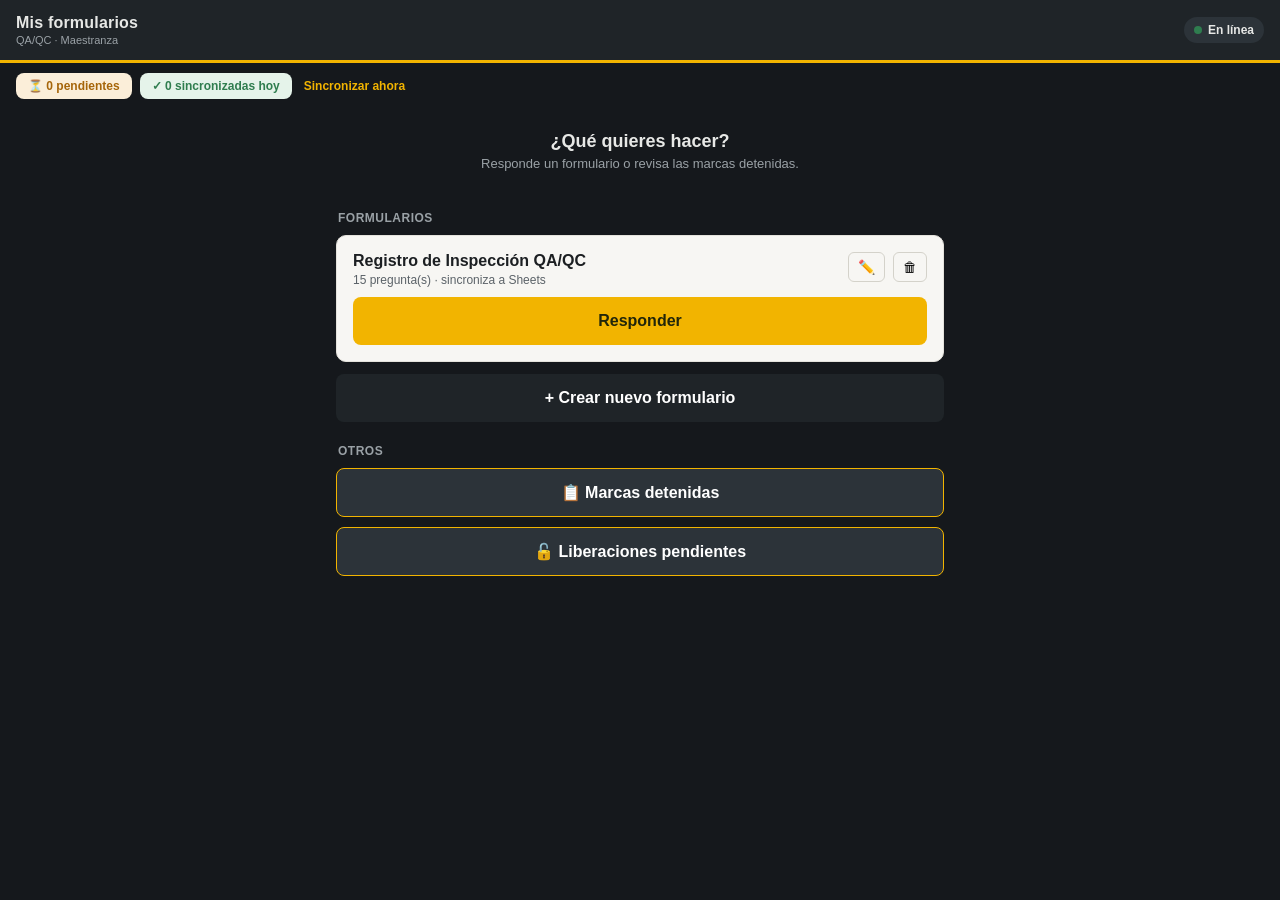
<file: index.html>
<!DOCTYPE html>
<html lang="es">
<head>
<meta charset="UTF-8">
<meta name="viewport" content="width=device-width, initial-scale=1.0, maximum-scale=1.0, viewport-fit=cover">
<meta name="mobile-web-app-capable" content="yes">
<meta name="apple-mobile-web-app-capable" content="yes">
<meta name="apple-mobile-web-app-status-bar-style" content="black-translucent">
<meta name="theme-color" content="#1f2428">
<title>Registro de Inspección · QA/QC</title>
<style>
  :root{
    --steel-900:#15181c; --steel-800:#1f2428; --steel-700:#2c3339; --steel-200:#e7e8e6;
    --paper:#f7f6f3; --ink:#1c1f22; --ink-soft:#5b6268;
    --hazard:#f2b400; --hazard-dark:#a67900;
    --ok:#2f7d4f; --ok-bg:#e5f3ea; --pending:#a6650a; --pending-bg:#fbeed9; --err:#b23b3b; --err-bg:#fbe7e7;
    --radius:10px;
    font-family: -apple-system, BlinkMacSystemFont, "Segoe UI", Roboto, "Helvetica Neue", Arial, sans-serif;
  }
  *{box-sizing:border-box; -webkit-tap-highlight-color:transparent;}
  html,body{margin:0;padding:0;background:var(--steel-900);color:var(--ink);}
  body{padding-bottom:calc(80px + env(safe-area-inset-bottom));}

  .topbar{position:sticky; top:0; z-index:20; background:var(--steel-800); color:var(--steel-200); padding:calc(14px + env(safe-area-inset-top)) 16px 14px 16px; display:flex; align-items:center; justify-content:space-between; border-bottom:3px solid var(--hazard);}
  .topbar-left{display:flex; align-items:center; gap:8px;}
  .topbar h1{font-size:16px; margin:0; font-weight:700; letter-spacing:.2px;}
  .topbar .sub{font-size:11px; color:#9aa1a6; margin-top:2px;}
  .status-pill{display:flex; align-items:center; gap:6px; font-size:12px; font-weight:600; padding:6px 10px; border-radius:999px; background:var(--steel-700); white-space:nowrap;}
  .dot{width:8px;height:8px;border-radius:50%;background:var(--ok);}
  .dot.off{background:var(--err);}
  .icon-btn{background:none;border:none;color:var(--steel-200);font-size:20px;cursor:pointer;padding:6px;line-height:1;}

  .ticker{display:flex; gap:8px; padding:10px 16px; background:var(--steel-900); overflow-x:auto;}
  .ticker .chip{flex:0 0 auto; font-size:12px; font-weight:600; color:var(--steel-900); background:var(--steel-200); padding:6px 12px; border-radius:8px; display:flex; align-items:center; gap:6px;}
  .ticker .chip.pending{background:var(--pending-bg); color:var(--pending);}
  .ticker .chip.synced{background:var(--ok-bg); color:var(--ok);}
  .ticker button.linklike{border:none;background:none;color:var(--hazard);font-weight:700;font-size:12px;cursor:pointer;padding:6px 4px;}

  .tabs{display:flex; background:var(--paper); border-bottom:1px solid #ddd;}
  .tab{flex:1; text-align:center; padding:12px 8px; font-size:13px; font-weight:700; color:var(--ink-soft); cursor:pointer; border-bottom:3px solid transparent;}
  .tab.active{color:var(--ink); border-bottom-color:var(--hazard);}

  main{max-width:640px; margin:0 auto; padding:16px;}
  .card{background:var(--paper); border-radius:var(--radius); padding:18px; margin-bottom:14px; box-shadow:0 1px 2px rgba(0,0,0,.06); border:1px solid #e4e2dc;}
  .card h2{font-size:14px; text-transform:uppercase; letter-spacing:.5px; color:var(--ink-soft); margin:0 0 14px 0;}

  label{display:block; font-size:13px; font-weight:700; margin-bottom:5px; margin-top:14px;}
  .field-block:first-child label{margin-top:0;}
  label .opt{font-weight:400; color:var(--ink-soft); font-size:11px;}
  input[type=text], input[type=number], input[type=date], select, textarea{
    width:100%; padding:12px; font-size:16px; border-radius:8px; border:1.5px solid #d4d2ca; background:#fff; color:var(--ink); font-family:inherit; min-height:46px;
  }
  input:focus, select:focus, textarea:focus{outline:none; border-color:var(--hazard-dark); box-shadow:0 0 0 3px rgba(242,180,0,.25);}
  textarea{min-height:80px; resize:vertical;}
  select{
    appearance:none; -webkit-appearance:none; -moz-appearance:none;
    background-image:url("data:image/svg+xml;charset=UTF-8,%3Csvg xmlns='http://www.w3.org/2000/svg' viewBox='0 0 24 24' fill='none' stroke='%235b6268' stroke-width='2.5'%3E%3Cpath d='M6 9l6 6 6-6'/%3E%3C/svg%3E");
    background-repeat:no-repeat; background-position:right 12px center; background-size:18px; padding-right:38px;
  }

  .opt-search{margin-bottom:10px;}
  .opt-group{margin-top:12px;}
  .opt-group summary{cursor:pointer; font-weight:700; font-size:13px; padding:8px 0; color:var(--ink); list-style:none; display:flex; justify-content:space-between; align-items:center;}
  .opt-group summary::-webkit-details-marker{display:none;}
  .opt-group summary .count{font-size:11px; background:var(--steel-200); padding:2px 8px; border-radius:999px; color:var(--ink-soft);}
  .opt-grid{display:grid; grid-template-columns:1fr 1fr; gap:2px 12px; padding:6px 0 4px;}
  @media (max-width:480px){.opt-grid{grid-template-columns:1fr;}}
  .opt-item{display:flex; align-items:center; gap:10px; padding:9px 4px; font-size:15px; min-height:40px;}
  .opt-item input{width:20px; height:20px; flex:0 0 auto;}

  .btn{display:inline-flex; align-items:center; justify-content:center; gap:8px; padding:14px 18px; border-radius:8px; font-size:16px; font-weight:700; border:none; cursor:pointer; width:100%; min-height:48px; touch-action:manipulation;}
  .btn-primary{background:var(--hazard); color:#22260a;}
  .btn-primary:active{background:var(--hazard-dark);}
  .btn-secondary{background:var(--steel-800); color:#fff;}
  .btn-ghost{background:none; border:1.5px solid #d4d2ca; color:var(--ink);}
  .btn-outline-light{background:var(--steel-700); border:1.5px solid var(--hazard); color:#fff;}
  .btn-danger{background:none; border:1.5px solid var(--err); color:var(--err);}
  .btn-warn{background:var(--err); color:#fff;}
  .btn-row{display:flex; gap:10px; margin-top:16px;}
  .btn-row .btn{width:auto; flex:1;}

  .field-err{border-color:var(--err) !important; animation:pulseErr 1.1s ease-in-out 3;}
  @keyframes pulseErr{
    0%,100%{ box-shadow:0 0 0 0 rgba(178,59,59,.55); }
    50%{ box-shadow:0 0 0 7px rgba(178,59,59,0); }
  }
  .block-err{ animation:pulseErrBlock 1.1s ease-in-out 3; border-radius:10px; }
  @keyframes pulseErrBlock{
    0%,100%{ box-shadow:0 0 0 0 rgba(178,59,59,.45); }
    50%{ box-shadow:0 0 0 8px rgba(178,59,59,0); }
  }

  .rec{background:var(--paper); border:1px solid #e4e2dc; border-radius:var(--radius); padding:14px; margin-bottom:10px;}
  .rec-top{display:flex; justify-content:space-between; align-items:flex-start; gap:10px;}
  .rec-title{font-weight:700; font-size:14px;}
  .rec-sub{font-size:12px; color:var(--ink-soft); margin-top:2px;}
  .badge{font-size:11px; font-weight:700; padding:4px 9px; border-radius:999px; white-space:nowrap;}
  .badge.pending{background:var(--pending-bg); color:var(--pending);}
  .badge.synced{background:var(--ok-bg); color:var(--ok);}
  .badge.error{background:var(--err-bg); color:var(--err);}
  .rec-actions{display:flex; gap:8px; margin-top:10px; flex-wrap:wrap;}
  .rec-actions button{font-size:12px; font-weight:700; padding:6px 10px; border-radius:6px; border:1px solid #d4d2ca; background:#fff; cursor:pointer;}
  .rec-detail{margin-top:10px; padding-top:10px; border-top:1px dashed #d4d2ca; font-size:13px; display:none;}
  .rec-detail.show{display:block;}
  .rec-detail div{margin-bottom:5px;}
  .rec-detail b{color:var(--ink-soft); font-weight:600;}
  .empty{text-align:center; color:#9aa1a6; padding:40px 20px; font-size:14px;}

  .form-card{background:var(--paper); border:1px solid #e4e2dc; border-radius:var(--radius); padding:16px; margin-bottom:12px;}
  .form-card-top{display:flex; justify-content:space-between; align-items:flex-start; gap:10px; margin-bottom:10px;}
  .form-card h3{margin:0; font-size:16px;}
  .form-card .meta{font-size:12px; color:var(--ink-soft); margin-top:3px;}
  .form-card-actions{display:flex; gap:8px;}
  .form-card-actions button{background:none; border:1px solid #d4d2ca; border-radius:6px; padding:6px 9px; cursor:pointer; font-size:14px;}
  .home-hero{color:var(--steel-200); padding:6px 2px 18px; text-align:center;}
  .home-hero h2{font-size:18px; margin:0 0 4px;}
  .home-hero p{font-size:13px; color:#9aa1a6; margin:0;}
  .home-section-title{color:#9aa1a6; font-size:12px; font-weight:700; text-transform:uppercase; letter-spacing:.5px; margin:22px 2px 10px;}

  .toast{position:fixed; left:50%; bottom:24px; transform:translateX(-50%); background:var(--steel-900); color:#fff; padding:12px 20px; border-radius:999px; font-size:13px; font-weight:600; box-shadow:0 4px 14px rgba(0,0,0,.3); opacity:0; pointer-events:none; transition:opacity .25s ease, transform .25s ease; z-index:50; max-width:90%; text-align:center;}
  .toast.show{opacity:1; transform:translateX(-50%) translateY(-4px);}

  .modal-backdrop{position:fixed; inset:0; background:rgba(0,0,0,.5); display:none; align-items:flex-end; justify-content:center; z-index:40;}
  .modal-backdrop.show{display:flex;}
  .modal{background:var(--paper); width:100%; max-width:640px; border-radius:16px 16px 0 0; padding:20px; max-height:88vh; overflow-y:auto;}
  @media (min-width:640px){.modal-backdrop{align-items:center;} .modal{border-radius:16px;}}
  .modal h3{margin-top:0;}
  .hint{font-size:12px; color:var(--ink-soft); margin-top:4px; line-height:1.5;}
  hr.sep{border:none; border-top:1px solid #e4e2dc; margin:18px 0;}

  .qcard{border:1.5px solid #d4d2ca; border-radius:10px; padding:14px; margin-bottom:12px; background:#fff;}
  .qcard-head{display:flex; justify-content:space-between; align-items:center; gap:8px; margin-bottom:8px;}
  .qcard-head .order-btns{display:flex; gap:4px;}
  .order-btns button{width:30px; height:30px; border-radius:6px; border:1px solid #d4d2ca; background:#fff; cursor:pointer;}
  .qrow2{display:grid; grid-template-columns:1fr 1fr; gap:10px;}
  @media (max-width:480px){.qrow2{grid-template-columns:1fr;}}
  .qcheck{display:flex; align-items:center; gap:6px; font-size:13px; font-weight:600; margin-top:10px;}
  .qcheck input{width:auto;}
  .del-btn{background:none;border:none;color:var(--err);font-size:18px;cursor:pointer;}

  .modal-confirm p{font-size:14px; line-height:1.5;}
  .marca-group-title{
    font-weight:700; font-size:13px; margin:18px 0 8px; color:#fff; background:var(--steel-700);
    display:inline-block; padding:6px 12px; border-radius:8px; border:1px solid var(--hazard);
  }

  .bottom-actionbar{
    position:fixed; left:0; right:0; bottom:0; z-index:15;
    background:var(--paper); border-top:1px solid #e4e2dc;
    padding:8px 12px calc(8px + env(safe-area-inset-bottom));
    display:flex; gap:8px;
  }
  .bottom-actionbar .btn{width:auto; flex:1; min-height:38px; padding:9px 10px; font-size:13px;}
  .bottom-actionbar .btn-multi{flex:0 0 auto; padding:9px 12px;}
  .rep-separator{
    background:var(--steel-800); color:#fff; font-weight:700; font-size:13px;
    padding:8px 14px; border-radius:8px; margin:18px 0 10px; display:inline-block;
    border:1px solid var(--hazard);
  }
  #tab-form{ padding-bottom:64px; }
  .marca-row{display:flex; justify-content:space-between; align-items:center; gap:10px; background:#fff; border:1px solid #e4e2dc; border-radius:8px; padding:10px 12px; margin-bottom:8px;}
  .marca-row .info b{display:block; font-size:14px;}
  .marca-row .info span{font-size:12px; color:var(--ink-soft);}
  .marca-row button{background:none; border:none; color:var(--err); font-size:16px; cursor:pointer;}

  .lib-section-title{font-weight:700; font-size:15px; margin:22px 2px 10px; display:flex; align-items:center; gap:8px; color:#fff;}
  .lib-section-title .count{font-size:11px; font-weight:700; background:var(--steel-200); color:var(--ink-soft); padding:3px 9px; border-radius:999px;}
  .lib-table-wrap{overflow-x:auto; border:1px solid #e4e2dc; border-radius:var(--radius); background:var(--paper); margin-bottom:8px;}
  table.lib-table{width:100%; border-collapse:collapse; font-size:13px; min-width:640px;}
  table.lib-table th, table.lib-table td{padding:10px 12px; border-bottom:1px solid #e4e2dc; text-align:left; white-space:nowrap;}
  table.lib-table th{color:var(--ink-soft); font-size:11px; text-transform:uppercase; letter-spacing:.3px; background:#efeee9;}
  table.lib-table tr:last-child td{border-bottom:none;}
  table.lib-table td.wrap{white-space:normal; max-width:220px;}
  table.lib-table button{font-size:12px; font-weight:700; padding:6px 10px; border-radius:6px; border:1px solid #d4d2ca; background:#fff; cursor:pointer; white-space:nowrap;}
</style>
</head>
<body>

  <div class="topbar">
    <div class="topbar-left">
      <button class="icon-btn" id="btnBackHome" style="display:none;" title="Volver">←</button>
      <div>
        <h1 id="topTitle">Mis formularios</h1>
        <div class="sub" id="topSub">QA/QC · Maestranza</div>
      </div>
    </div>
    <div style="display:flex; align-items:center; gap:10px;">
      <div class="status-pill" id="statusPill">
        <span class="dot" id="statusDot"></span>
        <span id="statusText">Verificando…</span>
      </div>
      <button class="icon-btn" id="btnConfig" style="display:none;" title="Editar este formulario">⚙</button>
    </div>
  </div>

  <div class="ticker">
    <div class="chip pending" id="chipPending">⏳ 0 pendientes</div>
    <div class="chip synced" id="chipSynced">✓ 0 sincronizadas</div>
    <button class="linklike" id="btnSyncNow">Sincronizar ahora</button>
  </div>

  <!-- ============ HOME ============ -->
  <main id="screen-home">
    <div class="home-hero">
      <h2>¿Qué quieres hacer?</h2>
      <p>Responde un formulario o revisa las marcas detenidas.</p>
    </div>

    <div class="home-section-title">Formularios</div>
    <div id="formList"></div>
    <button class="btn btn-secondary" id="btnNewForm">+ Crear nuevo formulario</button>

    <div class="home-section-title">Otros</div>
    <button class="btn btn-outline-light" id="btnOpenMarcas">📋 Marcas detenidas</button>
    <button class="btn btn-outline-light" id="btnOpenLiberaciones" style="margin-top:10px;">🔓 Liberaciones pendientes</button>
  </main>

  <!-- ============ SCREEN: responder / historial ============ -->
  <div id="screen-form" style="display:none;">
    <div class="tabs">
      <div class="tab active" data-tab="form">Nueva revisión</div>
      <div class="tab" data-tab="history">Historial</div>
    </div>
    <main>
      <section id="tab-form">
        <div class="card">
          <h2>Formulario</h2>
          <div id="formFields"></div>
        </div>
        <div class="bottom-actionbar" id="formActionBar">
          <button class="btn btn-ghost btn-multi" id="btnMultiplicar" title="Responder para varios elementos">🔢 <span id="multiplicadorLabel">x1</span></button>
          <button class="btn btn-ghost" id="btnCancelForm">Cancelar</button>
          <button class="btn btn-primary" id="btnGuardar">Guardar revisión</button>
        </div>
      </section>
      <section id="tab-history" style="display:none;">
        <div id="historyList"></div>
      </section>
    </main>
  </div>

  <!-- ============ SCREEN: marcas detenidas ============ -->
  <div id="screen-marcas" style="display:none;">
    <main>
      <div class="card">
        <h2 id="md_form_title">Agregar marca detenida</h2>
        <label>Proyecto *</label>
        <select id="md_proyecto_select"></select>
        <input type="text" id="md_proyecto_new" style="display:none; margin-top:8px;" placeholder="Nombre del nuevo proyecto">

        <label>Marcas del elemento * <span class="opt">(puedes escribir varias juntas)</span></label>
        <textarea id="md_marca" placeholder="Ej: V-102, V-103, COL-15&#10;o una por línea"></textarea>
        <div class="hint">Sepáralas con coma, punto y coma, salto de línea, doble espacio, o " - " (guión con espacios). Un guión pegado a la marca (como en V-102) NO la corta.</div>
        <div id="md_preview" class="hint" style="margin-top:8px;"></div>

        <label>Motivo <span class="opt">(observación / error de planos / etc.)</span></label>
        <input type="text" id="md_motivo" placeholder="Ej: Error de plano, esperando corrección">
        <div class="btn-row" style="margin-top:16px;">
          <button class="btn btn-ghost" id="btnCancelEditMarca" style="display:none;">Cancelar edición</button>
          <button class="btn btn-primary" id="btnAddMarca">Agregar a la lista</button>
        </div>
      </div>
      <div id="marcasList"></div>
    </main>
  </div>

  <!-- ============ SCREEN: liberaciones pendientes ============ -->
  <div id="screen-liberaciones" style="display:none;">
    <main>
      <div style="display:flex; justify-content:flex-end; gap:8px; margin-bottom:10px;">
        <button class="btn btn-secondary" id="btnRefreshLib" style="width:auto; flex:1;">🔄 Actualizar lista</button>
        <button class="icon-btn" id="btnConfigLib" title="Configuración" style="background:var(--steel-700); color:#fff; border-radius:8px;">⚙</button>
      </div>
      <div id="liberacionesList"></div>
    </main>
  </div>

  <!-- MODAL: configuración de Liberaciones (separada de la lista) -->
  <div class="modal-backdrop" id="libConfigModal">
    <div class="modal">
      <h3>Configuración · Liberaciones pendientes</h3>
      <label>URL del Apps Script</label>
      <input type="text" id="lib_url" placeholder="https://script.google.com/macros/s/.../exec">
      <div class="hint">Normalmente es la misma URL que usas en tus formularios — deben apuntar al mismo Apps Script / planilla "Registro de inspecciones".</div>
      <div class="btn-row">
        <button class="btn btn-ghost" id="btnCloseLibConfig">Cerrar</button>
        <button class="btn btn-primary" id="btnSaveLibUrl">Guardar URL</button>
      </div>
    </div>
  </div>

  <!-- MODAL: editar una revisión ya guardada (desde Historial) -->
  <div class="modal-backdrop" id="editRecordModal">
    <div class="modal">
      <h3>Editar revisión</h3>
      <div class="hint" style="margin-bottom:14px;">Corrige los valores necesarios. Si esta revisión ya estaba sincronizada, el cambio se aplicará directo en tu Google Sheet; si aún estaba pendiente, se corrige localmente y se sincroniza normalmente.</div>
      <div id="editRecordFields"></div>
      <div class="btn-row">
        <button class="btn btn-ghost" id="btnCloseEditRecord">Cancelar</button>
        <button class="btn btn-primary" id="btnSaveEditRecord">Guardar corrección</button>
      </div>
    </div>
  </div>

  <!-- MODAL: responder para varios elementos en una sola sesión -->
  <div class="modal-backdrop" id="multiplicarModal">
    <div class="modal">
      <h3>Responder para varios elementos</h3>
      <div class="hint" style="margin-bottom:14px;">Se repiten todas las preguntas la cantidad de veces que indiques (con las mismas alternativas y condiciones del formulario). Al guardar, cada una sube como una FILA SEPARADA en tu planilla.</div>
      <label>¿Cuántos elementos vas a registrar ahora?</label>
      <input type="number" id="multiplicadorInput" min="1" max="30" value="1">
      <div class="btn-row">
        <button class="btn btn-ghost" id="btnCloseMultiplicar">Cancelar</button>
        <button class="btn btn-primary" id="btnAplicarMultiplicador">Aplicar</button>
      </div>
    </div>
  </div>

  <div class="toast" id="toast"></div>

  <!-- CONFIRM MODAL genérico -->
  <div class="modal-backdrop" id="confirmModal">
    <div class="modal modal-confirm">
      <h3 id="confirmTitle">Confirmar</h3>
      <p id="confirmMsg"></p>
      <div class="btn-row">
        <button class="btn btn-ghost" id="btnConfirmCancel">Cancelar</button>
        <button class="btn btn-warn" id="btnConfirmOk">Confirmar</button>
      </div>
    </div>
  </div>

  <!-- BUILDER MODAL -->
  <div class="modal-backdrop" id="builderModal">
    <div class="modal">
      <h3>Editar formulario</h3>

      <label>Nombre del formulario</label>
      <input type="text" id="bf_name" placeholder="Ej: Inspección de soldadura">

      <label>URL del Web App (Google Apps Script)</label>
      <input type="text" id="bf_url" placeholder="https://script.google.com/macros/s/.../exec">
      <div class="hint">Pega aquí la URL publicada de tu Apps Script (debe terminar en <code>/exec</code>).</div>
      <button class="btn btn-ghost" id="btnTestUrl" style="margin-top:10px;">🔍 Probar conexión</button>

      <label>Hoja (pestaña) de destino en tu Google Sheet</label>
      <input type="text" id="bf_sheet" placeholder="Registros">
      <div class="hint">Nombre exacto de la pestaña donde deben caer las respuestas de este formulario. Si la dejas vacía, se usa "Registros" y se crea automáticamente si no existe.</div>

      <hr class="sep">
      <div class="hint" style="margin-bottom:14px;">
        Cada pregunta define su tipo de respuesta y la columna de tu Google Sheet donde caerá.
        En selección única/múltiple: una opción por línea; usa <code>## Nombre</code> para agrupar.
        En "Condición", puedes hacer que una pregunta solo aparezca si otra tiene cierta respuesta.
      </div>
      <div id="builderList"></div>
      <button class="btn btn-ghost" id="btnAddQuestion" style="margin-bottom:14px;">+ Agregar pregunta</button>
      <div class="btn-row">
        <button class="btn btn-ghost" id="btnCloseBuilder">Cancelar</button>
        <button class="btn btn-primary" id="btnSaveBuilder">Guardar formulario</button>
      </div>
    </div>
  </div>

<script>
const DEFAULT_WEB_APP_URL = "https://script.google.com/macros/s/AKfycby2DkDaSp7ClubWNhpUrfc8V3w_1YAsHnywKEAKzWI_Dywl651bYKYzkOXsztwvYM9K/exec";
const OTRO_VALUE = "__otro__";
const NONE_VALUE = "";

const TIPOS = {
  texto:"Texto corto", texto_largo:"Texto largo", numero:"Número", fecha:"Fecha",
  seleccion_unica:"Selección única (una opción)", seleccion_multiple:"Selección múltiple (varias opciones)"
};

function defectRaw(){
  const groups = [
    { name:"Armado", items:["Armada al revés","Correlativo","Curvatura excesiva","Destaje incorrecto","Dimensiones incorrectas","Falta ángulo","Falta bisel","Falta componente","Falta destaje","Falta lata","Falta perforación","Falta placa","Gap fuera de tolerancia","Largo total incorrecto","Marca de golpe","Perfil con corte irregular","Perfil dañado","Perfil desplazado","Perfil viga abollada","Perforación desplazada","Pinchazo defectuoso","Placa desplazada","Placa equivocada","Placa interfiere con perforación","Placa invertida","Placa mal inclinada","Placa torcida","Placa sin limpiar","Viga desplazada","Viga invertida"] },
    { name:"Perfiles y vigas", items:["Altura de viga incorrecta","Alas inclinadas","Ala curva","Desfase de perforaciones","Destaje incorrecto","Diámetro de perforaciones incorrecto","Falta corte inclinado","Falta slotting","Falta perforación","Fleje mal cortado","Fleje invertido","Longitud alma/ala dispareja","Longitud incorrecta","Mal marcado","Muesca de corte con plasma","Perforación incorrecta","Perforación con dimensiones incorrectas","Plegado desplazado","Plegado incorrecto","Catetos irregulares"] },
    { name:"Soldadura", items:["Soldadura irregular","Soldadura incompleta","Cráter","Escoria","Falta de fusión","Falta de penetración","Falta soldadura","Faltan terminaciones","Inclusión de alambre","Perlillas","Poro","Poro vermicular","Socavación","Soldadura confinada al alma","Tamaño de soldadura sobredimensionada","Tamaño de soldadura reducida"] },
    { name:"Otros", items:["Componente revirado","Marca detenida","Falta biselado","Otro"] }
  ];
  return groups.map(g => "## "+g.name+"\n"+g.items.join("\n")).join("\n");
}

function defaultQuestions(){
  return [
    { id: uuid(), label:"Fecha de inspección", type:"fecha", required:true, column:"Fecha de inspección" },
    { id: uuid(), label:"Inspector", type:"texto", required:true, column:"Inspector", placeholder:"Nombre del inspector" },
    { id: uuid(), label:"Proyecto (Fase)", type:"texto", required:true, column:"Proyecto (Fase)", placeholder:"Ej: Fase 2 - Planta Norte" },
    { id: uuid(), label:"Área", type:"texto", required:true, column:"Área", placeholder:"Ej: Nave 3" },
    { id: uuid(), label:"Etapa", type:"texto", required:false, column:"Etapa" },
    { id: uuid(), label:"Marca del elemento", type:"texto", required:true, column:"Marca del elemento" },
    { id: uuid(), label:"Armador", type:"texto", required:false, column:"Armador" },
    { id: uuid(), label:"Soldador", type:"texto", required:false, column:"Soldador" },
    { id: uuid(), label:"Cantidad revisada", type:"numero", required:true, column:"Cantidad revisada" },
    { id: uuid(), label:"Correlativos", type:"texto", required:false, column:"Correlativos" },
    { id: uuid(), label:"Resultado", type:"seleccion_unica", required:true, column:"Resultado", optionsRaw:"Conforme\nNo conforme\nConforme con observaciones" },
    { id: uuid(), label:"Reparado", type:"seleccion_unica", required:true, column:"Reparado", optionsRaw:"Sí\nNo\nN/A" },
    { id: uuid(), label:"Área donde se detecta NC", type:"texto", required:false, column:"Área donde se detecta NC" },
    { id: uuid(), label:"Defectos detectados", type:"seleccion_multiple", required:false, column:"Defectos detectados", optionsRaw:defectRaw(), allowOther:true, saveOtherAsOption:true },
    { id: uuid(), label:"Detalle de defectos", type:"texto_largo", required:false, column:"Detalle de defectos" }
  ];
}

let FORMS = [];
let MARCAS = []; // [{id, proyecto, marca, motivo}]
let ACTIVE_FORM_ID = null;
let MULTIPLICADOR = 1; // cuántas veces se repite el formulario en esta sesión
function activeForm(){ return FORMS.find(f=>f.id===ACTIVE_FORM_ID) || null; }

/* =========================================================
   INDEXEDDB
   ========================================================= */
let db;
function openDB(){
  return new Promise((resolve,reject)=>{
    const req = indexedDB.open("qaqc_inspeccion", 4);
    req.onupgradeneeded = (e)=>{
      const d = e.target.result;
      if(!d.objectStoreNames.contains("registros")) d.createObjectStore("registros", { keyPath:"id" });
      if(!d.objectStoreNames.contains("config")) d.createObjectStore("config", { keyPath:"key" });
      if(!d.objectStoreNames.contains("marcas")) d.createObjectStore("marcas", { keyPath:"id" });
    };
    req.onsuccess = (e)=>{ db = e.target.result; resolve(db); };
    req.onerror = (e)=>reject(e);
  });
}
function txStore(name, mode){ return db.transaction(name, mode).objectStore(name); }
function idbGetAll(store){ return new Promise((res,rej)=>{ const r=txStore(store,"readonly").getAll(); r.onsuccess=()=>res(r.result); r.onerror=()=>rej(r.error); }); }
function idbPut(store, value){ return new Promise((res,rej)=>{ const r=txStore(store,"readwrite").put(value); r.onsuccess=()=>res(); r.onerror=()=>rej(r.error); }); }
function idbDelete(store, key){ return new Promise((res,rej)=>{ const r=txStore(store,"readwrite").delete(key); r.onsuccess=()=>res(); r.onerror=()=>rej(r.error); }); }

async function loadConfig(){
  const rows = await idbGetAll("config");
  const map = {};
  rows.forEach(r=> map[r.key] = r.value);
  if(map.forms){
    FORMS = JSON.parse(map.forms);
  } else {
    const legacyUrl = map.webAppUrl !== undefined ? map.webAppUrl : DEFAULT_WEB_APP_URL;
    const legacyQuestions = map.questions ? JSON.parse(map.questions) : defaultQuestions();
    FORMS = [{ id: uuid(), name:"Registro de Inspección QA/QC", webAppUrl: legacyUrl, questions: legacyQuestions }];
    await idbPut("config", {key:"forms", value: JSON.stringify(FORMS)});
  }
  MARCAS = await idbGetAll("marcas");
}
async function persistForms(){ await idbPut("config", {key:"forms", value: JSON.stringify(FORMS)}); }

/* =========================================================
   CONFIGURACIÓN COMPARTIDA ENTRE DISPOSITIVOS
   Guarda/lee la lista de formularios (preguntas, alternativas, condiciones,
   columnas) en el mismo Apps Script, así todos los celulares terminan
   usando la misma versión sin tener que editarla uno por uno.
   ========================================================= */
async function getConfigUpdatedAtLocal(){
  const rows = await idbGetAll("config");
  const row = rows.find(r=>r.key==="configUpdatedAt");
  return row ? row.value : "";
}
async function setConfigUpdatedAtLocal(valor){
  await idbPut("config", {key:"configUpdatedAt", value:valor});
}
function urlConfigCompartida(){
  // Se usa el Apps Script del primer formulario como referencia: en la
  // práctica todos tus formularios apuntan al mismo script/planilla.
  return (FORMS[0] && FORMS[0].webAppUrl) || "";
}
async function subirConfigAServidor(){
  const url = urlConfigCompartida();
  if(!url || !navigator.onLine) return;
  try{
    const ahora = new Date().toISOString();
    await fetch(url, {
      method:"POST",
      body: new URLSearchParams({ _action:"guardar_config", formsConfig: JSON.stringify(FORMS) })
    });
    await setConfigUpdatedAtLocal(ahora);
  }catch(err){ /* si falla, no pasa nada: se reintentará en la próxima sincronización */ }
}
async function bajarConfigDelServidorSiHayVersionNueva(){
  const url = urlConfigCompartida();
  if(!url || !navigator.onLine) return;
  try{
    const sep = url.includes("?") ? "&" : "?";
    const res = await fetch(url + sep + "action=config");
    const text = await res.text();
    let parsed = null; try{ parsed = JSON.parse(text); }catch(e){}
    if(!parsed || parsed.status !== "ok" || !parsed.formsConfig) return;
    const localUpdatedAt = await getConfigUpdatedAtLocal();
    if(parsed.updatedAt && (!localUpdatedAt || parsed.updatedAt > localUpdatedAt)){
      const nuevasForms = JSON.parse(parsed.formsConfig);
      if(Array.isArray(nuevasForms) && nuevasForms.length > 0){
        FORMS = nuevasForms;
        await idbPut("config", {key:"forms", value: JSON.stringify(FORMS)});
        await setConfigUpdatedAtLocal(parsed.updatedAt);
        // si se está viendo un formulario o el home ahora mismo, refrescar
        if(ACTIVE_FORM_ID && activeForm()){ renderForm(); resetForm(); }
        else if(document.getElementById("screen-home").style.display !== "none"){ renderHome(); }
      }
    }
  }catch(err){ /* sin conexión o URL inválida: se reintenta después */ }
}

/* =========================================================
   CONFIRM MODAL (reemplaza confirm()/alert() nativos, que
   muchos navegadores integrados de WhatsApp/Drive bloquean)
   ========================================================= */
let confirmResolver = null;
function showConfirm(message, title){
  document.getElementById("confirmTitle").textContent = title || "Confirmar";
  document.getElementById("confirmMsg").textContent = message;
  document.getElementById("confirmModal").classList.add("show");
  return new Promise(resolve=>{ confirmResolver = resolve; });
}
document.getElementById("btnConfirmOk").addEventListener("click", ()=>{
  document.getElementById("confirmModal").classList.remove("show");
  if(confirmResolver) confirmResolver(true);
  confirmResolver = null;
});
document.getElementById("btnConfirmCancel").addEventListener("click", ()=>{
  document.getElementById("confirmModal").classList.remove("show");
  if(confirmResolver) confirmResolver(false);
  confirmResolver = null;
});

/* =========================================================
   OPCIONES: "## Grupo" crea secciones plegables
   ========================================================= */
function parseOptions(raw){
  const lines = (raw||"").split("\n").map(l=>l.trim()).filter(l=>l.length>0);
  const groups = []; let current = { name:null, items:[] };
  lines.forEach(line=>{
    if(line.startsWith("## ")){
      if(current.items.length) groups.push(current);
      current = { name: line.slice(3).trim(), items: [] };
    } else { current.items.push(line); }
  });
  if(current.items.length) groups.push(current);
  return groups;
}
function flatOptions(raw){ return parseOptions(raw).flatMap(g=>g.items); }
function maybeSaveOtherOption(q, text){
  if(!q.saveOtherAsOption) return false;
  const clean = (text||"").trim();
  if(!clean) return false;
  const existing = flatOptions(q.optionsRaw).map(x=>x.trim().toLowerCase());
  if(existing.includes(clean.toLowerCase())) return false;
  q.optionsRaw = (q.optionsRaw ? q.optionsRaw.replace(/\s+$/,'') + "\n" : "") + clean;
  return true;
}

/* =========================================================
   HOME
   ========================================================= */
function renderHome(){
  const list = document.getElementById("formList");
  if(FORMS.length === 0){
    list.innerHTML = `<div class="empty">Aún no tienes formularios. Crea el primero abajo.</div>`;
  } else {
    list.innerHTML = "";
    FORMS.forEach(f=>{
      const card = document.createElement("div");
      card.className = "form-card";
      card.innerHTML = `
        <div class="form-card-top">
          <div>
            <h3>${escapeHtml(f.name||"(sin nombre)")}</h3>
            <div class="meta">${f.questions.length} pregunta(s) · ${f.webAppUrl ? "sincroniza a Sheets" : "sin URL configurada"}</div>
          </div>
          <div class="form-card-actions">
            <button data-act="edit" data-id="${f.id}" title="Editar">✏️</button>
            <button data-act="delete" data-id="${f.id}" title="Eliminar">🗑</button>
          </div>
        </div>
        <button class="btn btn-primary" data-act="open" data-id="${f.id}">Responder</button>
      `;
      list.appendChild(card);
    });
  }
}
document.getElementById("formList").addEventListener("click", async (e)=>{
  const btn = e.target.closest("button[data-act]");
  if(!btn) return;
  const id = btn.dataset.id;
  if(btn.dataset.act === "open"){ openFormScreen(id); }
  else if(btn.dataset.act === "edit"){ openBuilder(id); }
  else if(btn.dataset.act === "delete"){
    const f = FORMS.find(x=>x.id===id);
    const ok = await showConfirm(`Se eliminará "${f.name}". Las revisiones ya guardadas de este formulario se mantienen en el celular, pero no podrás editarlo ni responder más desde aquí.`, "¿Eliminar formulario?");
    if(ok){
      FORMS = FORMS.filter(x=>x.id!==id);
      await persistForms();
      subirConfigAServidor();
      renderHome();
      showToast("Formulario eliminado");
    }
  }
});
document.getElementById("btnNewForm").addEventListener("click", async ()=>{
  const nf = { id: uuid(), name:"Nuevo formulario", webAppUrl:"", questions:[
    { id: uuid(), label:"Pregunta 1", type:"texto", required:false, column:"Pregunta 1" }
  ]};
  FORMS.push(nf);
  await persistForms();
  renderHome();
  openBuilder(nf.id);
});
document.getElementById("btnOpenMarcas").addEventListener("click", openMarcasScreen);

/* =========================================================
   NAVEGACIÓN
   ========================================================= */
function hideAllScreens(){
  document.getElementById("screen-home").style.display = "none";
  document.getElementById("screen-form").style.display = "none";
  document.getElementById("screen-marcas").style.display = "none";
  document.getElementById("screen-liberaciones").style.display = "none";
  document.getElementById("btnConfig").style.display = "none";
}
function openFormScreen(formId){
  ACTIVE_FORM_ID = formId;
  const f = activeForm();
  hideAllScreens();
  document.getElementById("screen-form").style.display = "";
  document.getElementById("btnBackHome").style.display = "";
  document.getElementById("btnConfig").style.display = "";
  document.getElementById("topTitle").textContent = f.name;
  document.getElementById("topSub").textContent = "QA/QC · Maestranza";
  document.querySelectorAll(".tab").forEach(t=>t.classList.remove("active"));
  document.querySelector('.tab[data-tab="form"]').classList.add("active");
  document.getElementById("tab-form").style.display = "";
  document.getElementById("tab-history").style.display = "none";
  MULTIPLICADOR = 1;
  document.getElementById("multiplicadorLabel").textContent = "x1";
  renderForm();
  resetForm();
  refreshTicker();
  renderHistory();
  updateStatusPill();
}
async function openMarcasScreen(){
  ACTIVE_FORM_ID = null;
  hideAllScreens();
  document.getElementById("screen-marcas").style.display = "";
  document.getElementById("btnBackHome").style.display = "";
  document.getElementById("topTitle").textContent = "Marcas detenidas";
  document.getElementById("topSub").textContent = "Elementos con observaciones o errores de plano";
  editandoMarcaId = null;
  document.getElementById("md_form_title").textContent = "Agregar marca detenida";
  document.getElementById("btnAddMarca").textContent = "Agregar a la lista";
  document.getElementById("btnCancelEditMarca").style.display = "none";
  await renderProyectoSelect();
  renderMarcas();
  updateMarcasPreview();
  updateStatusPill();
}
async function distinctProyectos(){
  const set = new Set();
  MARCAS.forEach(m=> m.proyecto && set.add(m.proyecto.trim()));
  // Opciones ya definidas en preguntas de "proyecto" de cualquier formulario
  FORMS.forEach(f=>{
    f.questions.forEach(q=>{
      if(q.label && q.label.toLowerCase().includes("proyecto") && (q.type==="seleccion_unica" || q.type==="seleccion_multiple")){
        flatOptions(q.optionsRaw).forEach(o=> o && set.add(o.trim()));
      }
    });
  });
  // Valores ya escritos en revisiones guardadas (aunque la pregunta sea de texto libre)
  const registros = await idbGetAll("registros");
  registros.forEach(r=>{
    Object.entries(r.data||{}).forEach(([k,v])=>{
      if(k.toLowerCase().includes("proyecto") && v) set.add(String(v).trim());
    });
  });
  return [...set].filter(Boolean).sort();
}
async function renderProyectoSelect(){
  const sel = document.getElementById("md_proyecto_select");
  const proyectos = await distinctProyectos();
  sel.innerHTML = proyectos.map(p=>`<option value="${escapeHtml(p)}">${escapeHtml(p)}</option>`).join("")
    + `<option value="__nuevo__">+ Nuevo proyecto…</option>`;
  const newInput = document.getElementById("md_proyecto_new");
  if(proyectos.length === 0){
    sel.value = "__nuevo__";
    newInput.style.display = "block";
  } else {
    newInput.style.display = "none";
    newInput.value = "";
  }
}
document.getElementById("md_proyecto_select").addEventListener("change", (e)=>{
  const newInput = document.getElementById("md_proyecto_new");
  newInput.style.display = e.target.value === "__nuevo__" ? "block" : "none";
});

// Divide un texto en varias marcas: separa por coma, punto y coma, salto de línea,
// doble espacio, o guión rodeado de espacios. Un guión pegado (V-102) no se corta.
function parseMarcasInput(raw){
  return (raw||"")
    .split(/[,;\n]+|\s{2,}|\s-\s/g)
    .map(s=>s.trim())
    .filter(Boolean);
}
function updateMarcasPreview(){
  const raw = document.getElementById("md_marca").value;
  const marcas = parseMarcasInput(raw);
  const prev = document.getElementById("md_preview");
  if(marcas.length === 0){ prev.textContent = ""; return; }
  prev.innerHTML = `Se detectaron <b>${marcas.length}</b> marca(s): ` + marcas.map(m=>escapeHtml(m)).join(" · ");
}
document.getElementById("md_marca").addEventListener("input", updateMarcasPreview);

/* =========================================================
   LIBERACIONES PENDIENTES
   (marcas Rechazadas / Avance Aprobado con columna "reparado" en No,
   leídas y actualizadas directo en la hoja "02_NO TOCAR #")
   ========================================================= */
document.getElementById("btnOpenLiberaciones").addEventListener("click", openLiberacionesScreen);
async function getLiberacionesUrl(){
  const rows = await idbGetAll("config");
  const row = rows.find(r=>r.key==="liberacionesUrl");
  if(row && row.value) return row.value;
  return (FORMS[0] && FORMS[0].webAppUrl) || "";
}
async function setLiberacionesUrl(url){ await idbPut("config", {key:"liberacionesUrl", value:url}); }

async function openLiberacionesScreen(){
  ACTIVE_FORM_ID = null;
  hideAllScreens();
  document.getElementById("screen-liberaciones").style.display = "";
  document.getElementById("btnBackHome").style.display = "";
  document.getElementById("topTitle").textContent = "Liberaciones pendientes";
  document.getElementById("topSub").textContent = "Rechazados / avance aprobado / vigas T0";
  updateStatusPill();
  refreshLiberaciones();
}
document.getElementById("btnConfigLib").addEventListener("click", async ()=>{
  document.getElementById("lib_url").value = await getLiberacionesUrl();
  document.getElementById("libConfigModal").classList.add("show");
});
document.getElementById("btnCloseLibConfig").addEventListener("click", ()=>{
  document.getElementById("libConfigModal").classList.remove("show");
});
document.getElementById("btnSaveLibUrl").addEventListener("click", async ()=>{
  await setLiberacionesUrl(document.getElementById("lib_url").value.trim());
  showToast("URL guardada");
  document.getElementById("libConfigModal").classList.remove("show");
  refreshLiberaciones();
});
document.getElementById("btnRefreshLib").addEventListener("click", refreshLiberaciones);

async function refreshLiberaciones(){
  const list = document.getElementById("liberacionesList");
  const url = await getLiberacionesUrl();
  if(!url){ list.innerHTML = `<div class="empty">Configura primero la URL (⚙ arriba a la derecha).</div>`; return; }
  if(!navigator.onLine){ list.innerHTML = `<div class="empty">Necesitas conexión a internet para ver esta lista.</div>`; return; }
  list.innerHTML = `<div class="empty">Cargando…</div>`;
  try{
    const sep = url.includes("?") ? "&" : "?";
    const res = await fetch(url + sep + "action=pendientes");
    const text = await res.text();
    let parsed = null;
    try{ parsed = JSON.parse(text); }catch(e){}
    if(!parsed || parsed.status !== "ok"){
      list.innerHTML = `<div class="empty">No se pudo leer la lista: ${escapeHtml((parsed && parsed.message) || "respuesta inválida — actualiza también tu Codigo.gs")}</div>`;
      return;
    }
    renderLiberaciones(parsed);
  }catch(err){
    list.innerHTML = `<div class="empty">No se pudo cargar la lista. Revisa la URL y tu conexión.</div>`;
  }
}

// 3 tablas: Rechazados y Avance Aprobado (de "02_NO TOCAR #", con botón para
// marcar como reparado) y Vigas Tarea 0 (de "03_Vigas T0", solo lectura por
// ahora — dime si esa hoja también tiene una columna de estado a filtrar).
function renderLiberaciones(parsed){
  const list = document.getElementById("liberacionesList");
  list.innerHTML = "";

  if(parsed.diagnostico){
    const diag = document.createElement("div");
    diag.className = "empty";
    diag.style.cssText = "text-align:left; padding:14px; background:#2c3339; color:#fff; border-radius:10px; margin-bottom:16px; font-size:12px; line-height:1.6;";
    diag.innerHTML = `⚠️ No encontré filas pendientes en "02_NO TOCAR #". Estos son los valores que SÍ encontré en cada columna (compáralos con "Rechazado" / "Avance Aprobado" y "No" — cualquier diferencia de tilde, mayúscula o espacio hace que no calce):<br><br>
      <b>Columna L (Resultado):</b> ${(parsed.diagnostico.valoresEncontradosColumnaL||[]).map(v=>escapeHtml(v)).join(", ") || "(sin datos)"}<br>
      <b>Columna M (Reparado):</b> ${(parsed.diagnostico.valoresEncontradosColumnaM||[]).map(v=>escapeHtml(v)).join(", ") || "(sin datos)"}`;
    list.appendChild(diag);
  }

  const secciones = [
    { titulo:"Rechazados",       rows:parsed.rechazados||[],     conBoton:true,  aviso:parsed.avisoPrincipal },
    { titulo:"Avance Aprobado",  rows:parsed.avanceAprobado||[], conBoton:true,  aviso:parsed.avisoPrincipal },
    { titulo:"Vigas Tarea 0",    rows:parsed.vigasT0||[],        conBoton:false, aviso:parsed.avisoVigasT0 }
  ];

  secciones.forEach(sec=>{
    const title = document.createElement("div");
    title.className = "lib-section-title";
    title.innerHTML = `${sec.titulo} <span class="count">${sec.rows.length}</span>`;
    list.appendChild(title);

    if(sec.aviso){
      const av = document.createElement("div");
      av.className = "empty"; av.style.padding = "16px";
      av.textContent = "⚠️ " + sec.aviso;
      list.appendChild(av);
      return;
    }
    if(sec.rows.length === 0){
      const empty = document.createElement("div");
      empty.className = "empty"; empty.style.padding = "16px";
      empty.textContent = "Sin pendientes en esta categoría.";
      list.appendChild(empty);
      return;
    }

    // Columnas a mostrar: todas las que vinieron en el objeto salvo "fila"
    const columnas = Object.keys(sec.rows[0]).filter(k=>k!=="fila");
    const wrap = document.createElement("div");
    wrap.className = "lib-table-wrap";
    wrap.innerHTML = `
      <table class="lib-table">
        <thead>
          <tr>
            ${columnas.map(c=>`<th>${escapeHtml(c)}</th>`).join("")}
            ${sec.conBoton ? "<th></th>" : ""}
          </tr>
        </thead>
        <tbody>
          ${sec.rows.map(item=>`
            <tr>
              ${columnas.map(c=>`<td class="wrap">${escapeHtml(String(item[c]??""))}</td>`).join("")}
              ${sec.conBoton ? `<td><button data-fila="${item.fila}">✅ Reparado</button></td>` : ""}
            </tr>
          `).join("")}
        </tbody>
      </table>
    `;
    list.appendChild(wrap);
  });
}
document.getElementById("liberacionesList").addEventListener("click", async (e)=>{
  const btn = e.target.closest("button[data-fila]");
  if(!btn) return;
  const ok = await showConfirm("¿Confirmas que este elemento ya fue reparado? Se actualizará tu planilla (columna de reparado pasará a Sí).", "¿Marcar como reparado?");
  if(!ok) return;
  const url = await getLiberacionesUrl();
  try{
    const res = await fetch(url, { method:"POST", body: new URLSearchParams({ _action:"marcar_reparado", fila: btn.dataset.fila }) });
    const text = await res.text();
    let parsed = null;
    try{ parsed = JSON.parse(text); }catch(e){}
    if(parsed && parsed.status === "ok"){ showToast("Actualizado ✓"); refreshLiberaciones(); }
    else { showToast("Error: "+((parsed && parsed.message) || "respuesta inválida")); }
  }catch(err){ showToast("No se pudo actualizar. Revisa tu conexión."); }
});

function goHome(){
  ACTIVE_FORM_ID = null;
  hideAllScreens();
  document.getElementById("screen-home").style.display = "";
  document.getElementById("btnBackHome").style.display = "none";
  document.getElementById("topTitle").textContent = "Mis formularios";
  document.getElementById("topSub").textContent = "QA/QC · Maestranza";
  renderHome();
  refreshTicker();
  updateStatusPill();
}
document.getElementById("btnBackHome").addEventListener("click", goHome);
document.getElementById("btnConfig").addEventListener("click", ()=>{ if(ACTIVE_FORM_ID) openBuilder(ACTIVE_FORM_ID); });

document.querySelectorAll(".tab").forEach(tab=>{
  tab.addEventListener("click", ()=>{
    document.querySelectorAll(".tab").forEach(t=>t.classList.remove("active"));
    tab.classList.add("active");
    const target = tab.dataset.tab;
    document.getElementById("tab-form").style.display = target==="form" ? "" : "none";
    document.getElementById("tab-history").style.display = target==="history" ? "" : "none";
    if(target==="history") renderHistory();
  });
});

/* =========================================================
   MARCAS DETENIDAS
   ========================================================= */
function renderMarcas(){
  const wrap = document.getElementById("marcasList");
  if(MARCAS.length === 0){
    wrap.innerHTML = `<div class="empty">No hay marcas detenidas cargadas todavía.</div>`;
    return;
  }
  const porProyecto = {};
  MARCAS.forEach(m=>{ (porProyecto[m.proyecto] = porProyecto[m.proyecto]||[]).push(m); });
  wrap.innerHTML = "";
  Object.keys(porProyecto).sort().forEach(proyecto=>{
    const title = document.createElement("div");
    title.className = "marca-group-title";
    title.textContent = proyecto;
    wrap.appendChild(title);
    porProyecto[proyecto].forEach(m=>{
      const row = document.createElement("div");
      row.className = "marca-row";
      row.innerHTML = `
        <div class="info"><b>${escapeHtml(m.marca)}</b><span>${escapeHtml(m.motivo||"Sin motivo especificado")}</span></div>
        <div style="display:flex; gap:4px;">
          <button data-edit="${m.id}" title="Editar">✏️</button>
          <button data-id="${m.id}" title="Eliminar">🗑</button>
        </div>
      `;
      wrap.appendChild(row);
    });
  });
}
let editandoMarcaId = null;
document.getElementById("marcasList").addEventListener("click", async (e)=>{
  const btnDel = e.target.closest("button[data-id]");
  const btnEdit = e.target.closest("button[data-edit]");
  if(btnEdit){
    const m = MARCAS.find(x=>x.id===btnEdit.dataset.edit);
    if(!m) return;
    editandoMarcaId = m.id;
    await renderProyectoSelect();
    const sel = document.getElementById("md_proyecto_select");
    if([...sel.options].some(o=>o.value===m.proyecto)) sel.value = m.proyecto;
    else { sel.value = "__nuevo__"; document.getElementById("md_proyecto_new").style.display="block"; document.getElementById("md_proyecto_new").value = m.proyecto; }
    document.getElementById("md_marca").value = m.marca;
    document.getElementById("md_motivo").value = m.motivo || "";
    updateMarcasPreview();
    document.getElementById("md_form_title").textContent = "Editar marca detenida";
    document.getElementById("btnAddMarca").textContent = "Guardar cambios";
    document.getElementById("btnCancelEditMarca").style.display = "";
    window.scrollTo({top:0, behavior:"smooth"});
    return;
  }
  if(!btnDel) return;
  const ok = await showConfirm("¿Eliminar esta marca detenida de la lista?", "¿Eliminar?");
  if(ok){
    await idbDelete("marcas", btnDel.dataset.id);
    MARCAS = MARCAS.filter(m=>m.id!==btnDel.dataset.id);
    await renderProyectoSelect();
    renderMarcas();
  }
});
function salirModoEdicionMarca(){
  editandoMarcaId = null;
  document.getElementById("md_form_title").textContent = "Agregar marca detenida";
  document.getElementById("btnAddMarca").textContent = "Agregar a la lista";
  document.getElementById("btnCancelEditMarca").style.display = "none";
  document.getElementById("md_marca").value = "";
  document.getElementById("md_motivo").value = "";
  updateMarcasPreview();
}
document.getElementById("btnCancelEditMarca").addEventListener("click", salirModoEdicionMarca);
document.getElementById("btnAddMarca").addEventListener("click", async ()=>{
  const sel = document.getElementById("md_proyecto_select");
  const proyecto = sel.value === "__nuevo__"
    ? document.getElementById("md_proyecto_new").value.trim()
    : sel.value.trim();
  const motivo = document.getElementById("md_motivo").value.trim();

  if(!proyecto){ showToast("Falta el proyecto"); return; }

  if(editandoMarcaId){
    // Modo edición: una sola marca, se sobrescribe el registro existente.
    const marcaTexto = document.getElementById("md_marca").value.trim();
    if(!marcaTexto){ showToast("Escribe la marca"); return; }
    const entry = { id: editandoMarcaId, proyecto, marca: marcaTexto, motivo };
    await idbPut("marcas", entry);
    const idx = MARCAS.findIndex(m=>m.id===editandoMarcaId);
    if(idx > -1) MARCAS[idx] = entry;
    salirModoEdicionMarca();
    await renderProyectoSelect();
    renderMarcas();
    showToast("Marca detenida actualizada");
    return;
  }

  const marcas = parseMarcasInput(document.getElementById("md_marca").value);
  if(marcas.length === 0){ showToast("Escribe al menos una marca"); return; }

  for(const marca of marcas){
    const entry = { id: uuid(), proyecto, marca, motivo };
    await idbPut("marcas", entry);
    MARCAS.push(entry);
  }
  document.getElementById("md_marca").value = "";
  document.getElementById("md_motivo").value = "";
  updateMarcasPreview();
  await renderProyectoSelect();
  const sel2 = document.getElementById("md_proyecto_select");
  if([...sel2.options].some(o=>o.value===proyecto)) sel2.value = proyecto;
  renderMarcas();
  showToast(marcas.length === 1 ? "Marca detenida agregada" : `${marcas.length} marcas detenidas agregadas`);
});

// ¿Alguna respuesta de esta revisión coincide con una marca detenida?
function findMatchingHeldMarks(data){
  const values = Object.values(data).map(v=>String(v||"").trim()).filter(Boolean);
  let proyectoVal = null;
  for(const [k,v] of Object.entries(data)){
    if(k.toLowerCase().includes("proyecto") && v){ proyectoVal = String(v).trim(); break; }
  }
  return MARCAS.filter(m=>{
    const marcaMatch = values.some(v=> v.toLowerCase() === m.marca.trim().toLowerCase());
    if(!marcaMatch) return false;
    if(proyectoVal){ return m.proyecto.trim().toLowerCase() === proyectoVal.toLowerCase(); }
    return true;
  });
}

/* =========================================================
   RENDER: FORMULARIO ACTIVO (dinámico + condicionales)
   ========================================================= */
function renderForm(){
  const f = activeForm();
  const wrap = document.getElementById("formFields");
  wrap.innerHTML = "";
  if(!f) return;

  for(let rep=0; rep<MULTIPLICADOR; rep++){
    if(MULTIPLICADOR > 1){
      const sep = document.createElement("div");
      sep.className = "rep-separator";
      sep.textContent = `Elemento ${rep+1} de ${MULTIPLICADOR}`;
      wrap.appendChild(sep);
    }
    f.questions.forEach(q=>{
      const qid = q.id + "__" + rep;
      const block = document.createElement("div");
      block.className = "field-block";
      block.id = "block_"+qid;
      const reqMark = q.required ? " *" : "";
      const labelHtml = `<label>${escapeHtml(q.label)}${reqMark}${!q.required ? ' <span class="opt">(opcional)</span>' : ''}</label>`;

      if(q.type === "texto"){
        block.innerHTML = `${labelHtml}<input type="text" id="q_${qid}" data-qid="${qid}" placeholder="${escapeHtml(q.placeholder||'')}">`;
      } else if(q.type === "texto_largo"){
        block.innerHTML = `${labelHtml}<textarea id="q_${qid}" data-qid="${qid}" placeholder="${escapeHtml(q.placeholder||'')}"></textarea>`;
      } else if(q.type === "numero"){
        block.innerHTML = `${labelHtml}<input type="number" id="q_${qid}" data-qid="${qid}" inputmode="numeric">`;
      } else if(q.type === "fecha"){
        block.innerHTML = `${labelHtml}<input type="date" id="q_${qid}" data-qid="${qid}">`;
      } else if(q.type === "seleccion_unica"){
        const groups = parseOptions(q.optionsRaw);
        let optsHtml = `<option value="">-- Selecciona --</option>`;
        groups.forEach(g=>{
          const opts = g.items.map(it=>`<option value="${escapeHtml(it)}">${escapeHtml(it)}</option>`).join("");
          optsHtml += g.name ? `<optgroup label="${escapeHtml(g.name)}">${opts}</optgroup>` : opts;
        });
        if(q.allowOther){ optsHtml += `<option value="${OTRO_VALUE}">Otro…</option>`; }
        let html = `${labelHtml}<select id="q_${qid}" data-qid="${qid}">${optsHtml}</select>`;
        if(q.allowOther){ html += `<input type="text" id="q_${qid}_otro" data-otro-input="${qid}" style="display:none; margin-top:8px;" placeholder="Especifica la opción…">`; }
        block.innerHTML = html;
      } else if(q.type === "seleccion_multiple"){
        const groups = parseOptions(q.optionsRaw);
        const totalItems = groups.reduce((n,g)=>n+g.items.length,0);
        let html = labelHtml;
        if(totalItems > 8){ html += `<input type="text" class="opt-search" data-search-for="${qid}" placeholder="Buscar…">`; }
        html += `<div data-optwrap="${qid}">`;
        groups.forEach((g, gi)=>{ html += renderMultiGroup(qid, g, gi); });
        html += `</div>`;
        if(q.allowOther){
          html += `<label class="opt-item"><input type="checkbox" value="${OTRO_VALUE}" data-multi-for="${qid}" data-otro-checkbox="${qid}"> <span>Otro…</span></label>`;
          html += `<input type="text" id="q_${qid}_otro" data-otro-input="${qid}" style="display:none; margin-top:8px;" placeholder="Especifica la opción…">`;
        }
        block.innerHTML = html;
      }
      wrap.appendChild(block);
    });
  }

  wrap.querySelectorAll("[data-search-for]").forEach(input=>{
    input.addEventListener("input", (e)=>{
      const qid = e.target.dataset.searchFor;
      const baseId = qid.split("__")[0];
      const q = f.questions.find(x=>x.id===baseId);
      const checked = getCheckedValues(qid);
      const container = wrap.querySelector(`[data-optwrap="${qid}"]`);
      const groups = parseOptions(q.optionsRaw);
      const filter = e.target.value.trim().toLowerCase();
      container.innerHTML = "";
      groups.forEach((g,gi)=>{
        const filtered = { name:g.name, items:g.items.filter(it=>!filter || it.toLowerCase().includes(filter)) };
        if(filtered.items.length===0) return;
        container.insertAdjacentHTML("beforeend", renderMultiGroup(qid, filtered, gi, !!filter));
      });
      restoreCheckedValues(qid, checked);
    });
  });
  wrap.querySelectorAll("select[data-qid]").forEach(sel=>{
    const qid = sel.dataset.qid;
    const otroInput = wrap.querySelector(`[data-otro-input="${qid}"]`);
    if(!otroInput) return;
    sel.addEventListener("change", ()=>{
      const show = sel.value === OTRO_VALUE;
      otroInput.style.display = show ? "block" : "none";
      if(!show) otroInput.value = "";
    });
  });
  wrap.querySelectorAll("[data-otro-checkbox]").forEach(chk=>{
    const qid = chk.dataset.otroCheckbox;
    const otroInput = wrap.querySelector(`[data-otro-input="${qid}"]`);
    if(!otroInput) return;
    chk.addEventListener("change", ()=>{
      otroInput.style.display = chk.checked ? "block" : "none";
      if(!chk.checked) otroInput.value = "";
    });
  });

  // condicionales: re-evaluar visibilidad ante cualquier cambio en el formulario
  wrap.addEventListener("input", evaluateConditions);
  wrap.addEventListener("change", evaluateConditions);
  evaluateConditions();
}

function getConditions(q){
  // Migración desde el formato antiguo (una sola condición)
  if(q.conditions) return q.conditions;
  if(q.conditionQid) return [{ qid:q.conditionQid, value:q.conditionValue }];
  return [];
}
function checkSingleCondition(f, cond, rep){
  const controller = f.questions.find(x=>x.id===cond.qid);
  if(!controller) return true;
  const controllerQid = controller.id + "__" + rep;
  if(controller.type === "seleccion_multiple"){
    return getCheckedValues(controllerQid).includes(cond.value);
  }
  const el = document.getElementById("q_"+controllerQid);
  let val = el ? el.value : "";
  if(controller.type === "seleccion_unica" && controller.allowOther && val === OTRO_VALUE){
    const otroEl = document.getElementById("q_"+controllerQid+"_otro");
    val = otroEl ? otroEl.value : "";
  }
  return val === cond.value;
}
function evaluateConditions(){
  const f = activeForm();
  if(!f) return;
  for(let rep=0; rep<MULTIPLICADOR; rep++){
    f.questions.forEach(q=>{
      const qid = q.id + "__" + rep;
      const block = document.getElementById("block_"+qid);
      if(!block) return;
      const conditions = getConditions(q);
      if(conditions.length === 0){ block.style.display = ""; return; }
      const logic = q.conditionLogic === "OR" ? "OR" : "AND";
      const results = conditions.map(c => checkSingleCondition(f, c, rep));
      const match = logic === "OR" ? results.some(Boolean) : results.every(Boolean);
      block.style.display = match ? "" : "none";
    });
  }
}

function renderMultiGroup(qid, g, gi, forceOpen){
  const itemsHtml = g.items.map((it)=>`
    <label class="opt-item"><input type="checkbox" value="${escapeHtml(it)}" data-multi-for="${qid}"> <span>${escapeHtml(it)}</span></label>
  `).join("");
  if(!g.name){ return `<div class="opt-grid">${itemsHtml}</div>`; }
  return `<details class="opt-group" ${forceOpen?'open':''}>
    <summary><span>${escapeHtml(g.name)}</span><span class="count">${g.items.length}</span></summary>
    <div class="opt-grid">${itemsHtml}</div>
  </details>`;
}
function getCheckedValues(qid){
  return Array.from(document.querySelectorAll(`[data-multi-for="${qid}"]:checked`)).map(el=>el.value);
}
function restoreCheckedValues(qid, list){
  document.querySelectorAll(`[data-multi-for="${qid}"]`).forEach(el=>{ if(list.includes(el.value)) el.checked = true; });
}
function escapeHtml(s){
  return String(s||"").replace(/[&<>"']/g, c=>({'&':'&amp;','<':'&lt;','>':'&gt;','"':'&quot;',"'":'&#39;'}[c]));
}

/* =========================================================
   GUARDAR REVISIÓN
   ========================================================= */
function todayISO(){
  const d = new Date();
  return d.getFullYear()+"-"+String(d.getMonth()+1).padStart(2,"0")+"-"+String(d.getDate()).padStart(2,"0");
}
function uuid(){
  return 'xxxxxxxx-xxxx-4xxx-yxxx-xxxxxxxxxxxx'.replace(/[xy]/g, c=>{
    const r = Math.random()*16|0, v = c=='x'?r:(r&0x3|0x8);
    return v.toString(16);
  });
}

function validateForm(){
  const f = activeForm();
  let ok = true;
  let firstInvalid = null; // {kind:'field'|'block', el}
  for(let rep=0; rep<MULTIPLICADOR; rep++){
    f.questions.forEach(q=>{
      if(!q.required) return;
      const qid = q.id + "__" + rep;
      const block = document.getElementById("block_"+qid);
      if(block && block.style.display === "none") return; // pregunta oculta por condicional: no exigir
      if(q.type === "seleccion_multiple"){
        let vals = getCheckedValues(qid);
        if(q.allowOther && vals.includes(OTRO_VALUE)){
          const otroVal = (document.getElementById("q_"+qid+"_otro")||{}).value?.trim() || "";
          if(!otroVal) vals = vals.filter(v=>v!==OTRO_VALUE);
        }
        if(vals.length === 0){
          ok = false;
          if(!firstInvalid) firstInvalid = { kind:"block", el: block };
        }
        return;
      }
      const el = document.getElementById("q_"+qid);
      if(!el) return;
      let empty = !el.value.trim();
      if(q.type === "seleccion_unica" && q.allowOther && el.value === OTRO_VALUE){
        const otroInput = document.getElementById("q_"+qid+"_otro");
        const otroVal = otroInput ? otroInput.value.trim() : "";
        empty = !otroVal;
        if(otroInput){
          if(empty){ retriggerErr(otroInput); if(!firstInvalid) firstInvalid = { kind:"field", el: otroInput }; }
          else otroInput.classList.remove("field-err");
        }
      }
      if(empty){
        retriggerErr(el);
        ok = false;
        if(!firstInvalid) firstInvalid = { kind:"field", el };
      } else {
        el.classList.remove("field-err");
      }
    });
  }

  if(firstInvalid){
    const target = firstInvalid.el;
    target.scrollIntoView({ behavior:"smooth", block:"center" });
    if(firstInvalid.kind === "block") retriggerErr(target, "block-err");
    setTimeout(()=>{ if(firstInvalid.kind === "field" && target.focus) target.focus(); }, 350);
  }
  return ok;
}
function retriggerErr(el, cls){
  cls = cls || "field-err";
  el.classList.remove(cls);
  void el.offsetWidth; // fuerza reflow para reiniciar la animación aunque ya estuviera marcado en rojo
  el.classList.add(cls);
}

async function guardarRevision(){
  if(!validateForm()){ showToast("Revisa los campos obligatorios (marcados en rojo)"); return; }
  const f = activeForm();
  let questionsChanged = false;
  const registros = []; // un objeto "data" por cada elemento/repetición

  for(let rep=0; rep<MULTIPLICADOR; rep++){
    const data = {};
    f.questions.forEach(q=>{
      const qid = q.id + "__" + rep;
      const column = q.column || q.label;
      if(q.type === "seleccion_multiple"){
        let vals = getCheckedValues(qid);
        if(q.allowOther){
          const idx = vals.indexOf(OTRO_VALUE);
          if(idx !== -1){
            const otroText = (document.getElementById("q_"+qid+"_otro")||{}).value?.trim() || "";
            vals.splice(idx,1);
            if(otroText){ vals.push(otroText); if(maybeSaveOtherOption(q, otroText)) questionsChanged = true; }
          }
        }
        data[column] = vals.join(", ");
      } else if(q.type === "seleccion_unica"){
        const el = document.getElementById("q_"+qid);
        let value = el ? el.value : "";
        if(q.allowOther && value === OTRO_VALUE){
          const otroText = (document.getElementById("q_"+qid+"_otro")||{}).value?.trim() || "";
          value = otroText;
          if(otroText && maybeSaveOtherOption(q, otroText)) questionsChanged = true;
        }
        data[column] = value;
      } else {
        const el = document.getElementById("q_"+qid);
        data[column] = el ? el.value.trim() : "";
      }
    });
    registros.push(data);
  }

  // Alerta de marcas detenidas: se revisan TODAS las repeticiones juntas,
  // en una sola confirmación, antes de guardar nada.
  const coincidenciasTotales = [];
  registros.forEach((data, idx)=>{
    findMatchingHeldMarks(data).forEach(m=> coincidenciasTotales.push({ elemento: idx+1, m }));
  });
  if(coincidenciasTotales.length > 0){
    const lista = coincidenciasTotales.map(x=>
      `• ${MULTIPLICADOR>1 ? "Elemento "+x.elemento+": " : ""}${x.m.marca} (${x.m.proyecto}) — ${x.m.motivo||"sin motivo especificado"}`
    ).join("\n");
    const proceed = await showConfirm(
      `Se encontraron marcas que figuran como DETENIDAS:\n\n${lista}\n\n¿Confirmas que quieres guardar de todas formas?`,
      "⚠️ Marca(s) detenida(s) encontrada(s)"
    );
    if(!proceed){ showToast("Guardado cancelado"); return; }
  }

  for(const data of registros){
    const held = findMatchingHeldMarks(data).length > 0;
    const record = { id: uuid(), formId: f.id, createdAt: new Date().toISOString(), synced:false, lastError:null, data, heldMarkWarning: held };
    await idbPut("registros", record);
  }
  if(questionsChanged) await persistForms();

  showToast(registros.length === 1 ? "Revisión guardada en el celular ✓" : `${registros.length} revisiones guardadas en el celular ✓`);
  MULTIPLICADOR = 1;
  document.getElementById("multiplicadorLabel").textContent = "x1";
  renderForm();
  resetForm();
  await refreshTicker();
  await renderHistory();
  trySync();
}

function resetForm(){
  const f = activeForm();
  if(!f) return;
  for(let rep=0; rep<MULTIPLICADOR; rep++){
    f.questions.forEach(q=>{
      const qid = q.id + "__" + rep;
      if(q.type === "seleccion_multiple"){
        document.querySelectorAll(`[data-multi-for="${qid}"]`).forEach(el=> el.checked=false);
        const otroInput = document.getElementById("q_"+qid+"_otro");
        if(otroInput){ otroInput.value=""; otroInput.style.display="none"; }
      } else {
        const el = document.getElementById("q_"+qid);
        if(!el) return;
        if(q.type === "fecha") el.value = todayISO();
        else el.value = "";
        const otroInput = document.getElementById("q_"+qid+"_otro");
        if(otroInput){ otroInput.value=""; otroInput.style.display="none"; }
      }
    });
  }
  document.querySelectorAll(".field-err, .block-err").forEach(el=>{ el.classList.remove("field-err"); el.classList.remove("block-err"); });
  evaluateConditions();
}

/* =========================================================
   SYNC
   ========================================================= */
let syncEnCurso = false;
async function trySync(){
  updateStatusPill();
  if(!navigator.onLine) return;
  if(syncEnCurso) return; // evita disparar dos sincronizaciones a la vez
  syncEnCurso = true;
  try{
  const all = await idbGetAll("registros");
  const pending = all.filter(r=>!r.synced);
  for(const rec of pending){
    const f = FORMS.find(x=>x.id===rec.formId);
    if(!f || !f.webAppUrl){
      rec.lastError = "Este formulario no tiene URL de sincronización configurada";
      await idbPut("registros", rec);
      continue;
    }
    try{
      const res = await fetch(f.webAppUrl, {
        method:"POST",
        body: new URLSearchParams({ id: rec.id, createdAt: rec.createdAt, _sheetName: f.sheetName || "", ...rec.data })
      });
      const text = await res.text();
      let ok = false, serverMsg = null, filaDestino = null;
      if(!res.ok){
        serverMsg = `El servidor respondió con error HTTP ${res.status}`;
      } else {
        try{
          const parsed = JSON.parse(text);
          if(parsed && parsed.status === "ok"){ ok = true; filaDestino = parsed.fila || null; }
          else { serverMsg = (parsed && parsed.message) || "El servidor respondió sin confirmar el guardado"; }
        }catch(e){
          serverMsg = "La respuesta no fue JSON válido. Probablemente la URL no es la del /exec, o el acceso del Apps Script no está en 'Cualquier usuario'";
        }
      }
      if(ok){
        rec.synced = true;
        rec.lastError = null;
        rec.syncedAt = new Date().toISOString();
        if(filaDestino) rec.filaSheet = filaDestino;
        rec.sheetNameUsada = f.sheetName || "";
        await idbPut("registros", rec);
      }
      else { rec.synced = false; rec.lastError = serverMsg; await idbPut("registros", rec); }
    }catch(err){
      rec.synced = false;
      rec.lastError = "No se pudo contactar la URL configurada (revisa que sea la del /exec y que el acceso sea 'Cualquier usuario')";
      await idbPut("registros", rec);
      break;
    }
  }
  await refreshTicker();
  if(ACTIVE_FORM_ID) await renderHistory();
  updateStatusPill();
  } finally {
    syncEnCurso = false;
  }
}

function updateStatusPill(){
  const dot = document.getElementById("statusDot");
  const text = document.getElementById("statusText");
  if(!navigator.onLine){ dot.classList.add("off"); text.textContent = "Sin conexión"; return; }
  const f = activeForm();
  if(ACTIVE_FORM_ID && (!f || !f.webAppUrl)){ dot.classList.add("off"); text.textContent = "Falta configurar"; return; }
  dot.classList.remove("off"); text.textContent = "En línea";
}

// El "período" del día actual empieza a las 3:00 AM. Antes de esa hora,
// todavía cuenta como parte del período que comenzó ayer a las 3 AM.
// No requiere ninguna tarea programada: se calcula cada vez que se pinta el contador.
function inicioPeriodoActual(){
  const ahora = new Date();
  const inicio = new Date(ahora);
  inicio.setHours(3,0,0,0);
  if(ahora < inicio){ inicio.setDate(inicio.getDate()-1); }
  return inicio;
}
async function refreshTicker(){
  const all = await idbGetAll("registros");
  const scoped = ACTIVE_FORM_ID ? all.filter(r=>r.formId===ACTIVE_FORM_ID) : all;
  const inicio = inicioPeriodoActual();
  const pending = scoped.filter(r=>!r.synced).length;
  const synced = scoped.filter(r=>r.synced && r.syncedAt && new Date(r.syncedAt) >= inicio).length;
  document.getElementById("chipPending").textContent = `⏳ ${pending} pendientes`;
  document.getElementById("chipSynced").textContent = `✓ ${synced} sincronizadas hoy`;
}

/* =========================================================
   HISTORIAL
   ========================================================= */
async function renderHistory(){
  const list = document.getElementById("historyList");
  if(!ACTIVE_FORM_ID) return;
  const all = (await idbGetAll("registros")).filter(r=>r.formId === ACTIVE_FORM_ID).sort((a,b)=> b.createdAt.localeCompare(a.createdAt));
  if(all.length === 0){
    list.innerHTML = `<div class="empty">Todavía no hay revisiones guardadas en este formulario.</div>`;
    return;
  }
  list.innerHTML = "";
  all.forEach(rec=>{
    const entries = Object.entries(rec.data).filter(([k,v])=> v && String(v).length>0);
    const title = entries.slice(0,1).map(([k,v])=>v).join(" — ") || "(sin datos)";
    const sub = entries.slice(1,3).map(([k,v])=> String(v).length>40 ? String(v).slice(0,40)+"…" : v).join(" · ");
    const badge = rec.synced ? `<span class="badge synced">Sincronizada</span>` : (rec.lastError ? `<span class="badge error">Pendiente · error</span>` : `<span class="badge pending">Pendiente</span>`);
    const warn = rec.heldMarkWarning ? `<div class="rec-sub" style="color:var(--err); margin-top:6px;">⚠️ Se guardó con al menos una marca detenida</div>` : "";
    const detailRows = entries.map(([k,v])=>`<div><b>${escapeHtml(k)}:</b> ${escapeHtml(v)}</div>`).join("");
    const div = document.createElement("div");
    div.className = "rec";
    div.innerHTML = `
      <div class="rec-top">
        <div><div class="rec-title">${escapeHtml(title)}</div><div class="rec-sub">${escapeHtml(sub)}</div></div>
        ${badge}
      </div>
      ${warn}
      ${rec.lastError ? `<div class="rec-sub" style="color:var(--err); margin-top:6px;">${escapeHtml(rec.lastError)}</div>` : ""}
      <div class="rec-actions">
        <button data-action="toggle" data-id="${rec.id}">Ver detalle</button>
        <button data-action="edit" data-id="${rec.id}">✏️ Editar</button>
        ${!rec.synced ? `<button data-action="retry" data-id="${rec.id}">Reintentar</button>` : ""}
        ${!rec.synced ? `<button data-action="delete" data-id="${rec.id}">Eliminar</button>` : ""}
      </div>
      <div class="rec-detail" id="detail_${rec.id}">${detailRows}</div>
    `;
    list.appendChild(div);
  });
}
let editingRecordId = null;
function openEditRecordModal(rec){
  editingRecordId = rec.id;
  const body = document.getElementById("editRecordFields");
  body.innerHTML = Object.entries(rec.data).map(([k,v])=>`
    <label>${escapeHtml(k)}</label>
    <input type="text" data-editfield="${escapeHtml(k)}" value="${escapeHtml(v||"")}">
  `).join("");
  document.getElementById("editRecordModal").classList.add("show");
}
document.getElementById("btnCloseEditRecord").addEventListener("click", ()=>{
  document.getElementById("editRecordModal").classList.remove("show");
  editingRecordId = null;
});
document.getElementById("btnSaveEditRecord").addEventListener("click", async ()=>{
  if(!editingRecordId) return;
  const all = await idbGetAll("registros");
  const rec = all.find(r=>r.id===editingRecordId);
  if(!rec) return;

  const nuevaData = {...rec.data};
  document.querySelectorAll("#editRecordFields [data-editfield]").forEach(el=>{
    nuevaData[el.dataset.editfield] = el.value;
  });
  rec.data = nuevaData;

  if(rec.synced && rec.filaSheet){
    const f = FORMS.find(x=>x.id===rec.formId);
    if(!f || !f.webAppUrl){ showToast("Este formulario no tiene URL configurada"); return; }
    if(!navigator.onLine){ showToast("Sin conexión: no se puede corregir la planilla ahora mismo"); return; }
    try{
      const res = await fetch(f.webAppUrl, {
        method:"POST",
        body: new URLSearchParams({ id: rec.id, _sheetName: rec.sheetNameUsada || f.sheetName || "", _action:"actualizar_fila", _fila: rec.filaSheet, ...nuevaData })
      });
      const text = await res.text();
      let parsed = null; try{ parsed = JSON.parse(text); }catch(e){}
      if(parsed && parsed.status === "ok"){
        await idbPut("registros", rec);
        showToast("Revisión corregida en tu planilla ✓");
        document.getElementById("editRecordModal").classList.remove("show");
        editingRecordId = null;
        await renderHistory();
      } else {
        showToast("Error al corregir: "+((parsed && parsed.message) || "respuesta inválida"));
      }
    }catch(err){
      showToast("No se pudo contactar el servidor. Revisa tu conexión.");
    }
  } else {
    // Aún no se había sincronizado: se corrige localmente y se sube normal.
    await idbPut("registros", rec);
    showToast("Revisión corregida. Se sincronizará cuando haya conexión.");
    document.getElementById("editRecordModal").classList.remove("show");
    editingRecordId = null;
    await renderHistory();
    trySync();
  }
});

document.getElementById("historyList").addEventListener("click", async (e)=>{
  const btn = e.target.closest("button[data-action]");
  if(!btn) return;
  const id = btn.dataset.id;
  if(btn.dataset.action === "delete"){
    const ok = await showConfirm("Esta revisión guardada localmente se eliminará. Esta acción no se puede deshacer.", "¿Eliminar revisión?");
    if(ok){ await idbDelete("registros", id); await refreshTicker(); await renderHistory(); }
  } else if(btn.dataset.action === "retry"){ trySync(); }
  else if(btn.dataset.action === "toggle"){ document.getElementById("detail_"+id).classList.toggle("show"); }
  else if(btn.dataset.action === "edit"){
    const all = await idbGetAll("registros");
    const rec = all.find(r=>r.id===id);
    if(rec) openEditRecordModal(rec);
  }
});

/* =========================================================
   TOAST
   ========================================================= */
let toastTimer;
function showToast(msg){
  const t = document.getElementById("toast");
  t.textContent = msg; t.classList.add("show");
  clearTimeout(toastTimer);
  toastTimer = setTimeout(()=> t.classList.remove("show"), 3200);
}
document.getElementById("btnGuardar").addEventListener("click", guardarRevision);
document.getElementById("btnMultiplicar").addEventListener("click", ()=>{
  document.getElementById("multiplicadorInput").value = MULTIPLICADOR;
  document.getElementById("multiplicarModal").classList.add("show");
});
document.getElementById("btnCloseMultiplicar").addEventListener("click", ()=>{
  document.getElementById("multiplicarModal").classList.remove("show");
});
document.getElementById("btnAplicarMultiplicador").addEventListener("click", async ()=>{
  const n = parseInt(document.getElementById("multiplicadorInput").value, 10);
  const nuevo = (n && n >= 1) ? Math.min(n, 30) : 1;
  if(nuevo !== MULTIPLICADOR){
    if(nuevo < MULTIPLICADOR){
      const ok = await showConfirm(`Vas de ${MULTIPLICADOR} a ${nuevo} elemento(s). Se perderá lo ya escrito en los elementos ${nuevo+1} a ${MULTIPLICADOR}. ¿Continuar?`, "¿Reducir cantidad?");
      if(!ok) return;
    }
    const anterior = MULTIPLICADOR;
    const snapshot = capturarValoresFormulario();
    MULTIPLICADOR = nuevo;
    document.getElementById("multiplicadorLabel").textContent = "x"+MULTIPLICADOR;
    renderForm();
    restaurarValoresFormulario(snapshot, anterior);
  }
  document.getElementById("multiplicarModal").classList.remove("show");
});

// Guarda temporalmente lo que hay escrito en cada repetición, para no
// perderlo si el usuario ajusta la cantidad de elementos después de
// haber empezado a llenar el formulario.
function capturarValoresFormulario(){
  const f = activeForm();
  const snap = {};
  if(!f) return snap;
  for(let rep=0; rep<MULTIPLICADOR; rep++){
    f.questions.forEach(q=>{
      const qid = q.id+"__"+rep;
      if(q.type === "seleccion_multiple"){
        snap[qid] = getCheckedValues(qid);
      } else {
        const el = document.getElementById("q_"+qid);
        if(el) snap[qid] = el.value;
      }
      const otroInput = document.getElementById("q_"+qid+"_otro");
      if(otroInput) snap[qid+"_otro"] = otroInput.value;
    });
  }
  return snap;
}
// Restaura lo capturado tras volver a dibujar el formulario. Para
// repeticiones nuevas (que no existían antes), a las preguntas de fecha
// les pone la fecha de hoy por defecto, igual que al abrir el formulario.
function restaurarValoresFormulario(snap, repeticionesAnteriores){
  const f = activeForm();
  if(!f) return;
  for(let rep=0; rep<MULTIPLICADOR; rep++){
    const esRepeticionNueva = rep >= repeticionesAnteriores;
    f.questions.forEach(q=>{
      const qid = q.id+"__"+rep;
      if(q.type === "seleccion_multiple"){
        if(snap[qid]) restoreCheckedValues(qid, snap[qid]);
        if(snap[qid] && snap[qid].includes(OTRO_VALUE)){
          const otroInput = document.getElementById("q_"+qid+"_otro");
          if(otroInput){ otroInput.style.display = "block"; otroInput.value = snap[qid+"_otro"] || ""; }
        }
      } else {
        const el = document.getElementById("q_"+qid);
        if(!el) return;
        if(snap[qid] !== undefined) el.value = snap[qid];
        else if(q.type === "fecha" && esRepeticionNueva) el.value = todayISO();
        if(q.type === "seleccion_unica" && el.value === OTRO_VALUE){
          const otroInput = document.getElementById("q_"+qid+"_otro");
          if(otroInput){ otroInput.style.display = "block"; otroInput.value = snap[qid+"_otro"] || ""; }
        }
      }
    });
  }
  evaluateConditions();
}
document.getElementById("btnCancelForm").addEventListener("click", async ()=>{
  const ok = await showConfirm("Se descartará lo que llevas escrito en esta revisión (no se guarda nada). ¿Continuar?", "¿Cancelar revisión?");
  if(!ok) return;
  resetForm();
  goHome();
});
document.getElementById("btnSyncNow").addEventListener("click", ()=>{ showToast("Sincronizando…"); trySync(); });
window.addEventListener("online", ()=>{ updateStatusPill(); trySync(); });
window.addEventListener("offline", updateStatusPill);

/* =========================================================
   BUILDER
   ========================================================= */
let builderDraft = [];
let builderFormId = null;
function openBuilder(formId){
  const f = FORMS.find(x=>x.id===formId);
  if(!f) return;
  builderFormId = formId;
  builderDraft = JSON.parse(JSON.stringify(f.questions));
  builderDraft.forEach(q=>{
    if(!q.conditions){
      q.conditions = q.conditionQid ? [{ qid:q.conditionQid, value:q.conditionValue||"" }] : [];
    }
  });
  document.getElementById("bf_name").value = f.name || "";
  document.getElementById("bf_url").value = f.webAppUrl || "";
  document.getElementById("bf_sheet").value = f.sheetName || "";
  renderBuilder();
  document.getElementById("builderModal").classList.add("show");
}
function closeBuilder(){ document.getElementById("builderModal").classList.remove("show"); }

document.getElementById("btnTestUrl").addEventListener("click", async ()=>{
  const url = document.getElementById("bf_url").value.trim();
  if(!url){ showToast("Primero pega una URL"); return; }
  showToast("Probando conexión…");
  try{
    const res = await fetch(url, { method:"GET" });
    const text = await res.text();
    if(!res.ok){ showToast(`❌ Error HTTP ${res.status}`); return; }
    let parsed = null;
    try{ parsed = JSON.parse(text); }catch(e){}
    if(parsed && parsed.status === "ok"){
      const hojas = (parsed.hojas||[]).join(", ") || "(no informado, actualiza tu Codigo.gs)";
      const planilla = parsed.planilla || "(no informado, actualiza tu Codigo.gs)";
      await showConfirm(
        `Conexión exitosa.\n\nEl script está escribiendo en la planilla:\n"${planilla}"\n\nPestañas que ve: ${hojas}\n\nVerifica que sea EXACTAMENTE la planilla y pestaña donde esperas ver tus datos.`,
        "✅ Diagnóstico de conexión"
      );
    } else {
      showToast("⚠️ Respondió, pero no es el JSON esperado del Codigo.gs. Revisa el deploy.");
    }
  }catch(err){
    showToast("❌ No se pudo conectar. Revisa que la URL termine en /exec y que el acceso sea 'Cualquier usuario'");
  }
});

function renderBuilder(){
  const list = document.getElementById("builderList");
  list.innerHTML = "";
  builderDraft.forEach((q, idx)=>{
    const needsOptions = q.type === "seleccion_unica" || q.type === "seleccion_multiple";
    const card = document.createElement("div");
    card.className = "qcard";
    const otherQuestions = builderDraft.filter((oq,oi)=>oi!==idx);
    card.innerHTML = `
      <div class="qcard-head">
        <div class="order-btns">
          <button data-act="up" data-idx="${idx}" ${idx===0?'disabled':''}>▲</button>
          <button data-act="down" data-idx="${idx}" ${idx===builderDraft.length-1?'disabled':''}>▼</button>
        </div>
        <button class="del-btn" data-act="del" data-idx="${idx}">🗑</button>
      </div>
      <label>Pregunta / etiqueta</label>
      <input type="text" data-field="label" data-idx="${idx}" value="${escapeHtml(q.label)}">
      <div class="qrow2">
        <div>
          <label>Tipo de respuesta</label>
          <select data-field="type" data-idx="${idx}">
            ${Object.entries(TIPOS).map(([val,txt])=>`<option value="${val}" ${q.type===val?'selected':''}>${txt}</option>`).join("")}
          </select>
        </div>
        <div>
          <label>Columna destino en Sheets</label>
          <input type="text" data-field="column" data-idx="${idx}" value="${escapeHtml(q.column||'')}" placeholder="Igual que la pregunta si se deja vacío">
        </div>
      </div>
      ${needsOptions ? `
        <label>Opciones <span class="opt">(una por línea; "## Nombre" agrupa)</span></label>
        <textarea data-field="optionsRaw" data-idx="${idx}" style="min-height:100px;">${escapeHtml(q.optionsRaw||'')}</textarea>
        <label class="qcheck"><input type="checkbox" data-field="allowOther" data-idx="${idx}" ${q.allowOther?'checked':''}> Permitir opción "Otro" con texto libre</label>
        ${q.allowOther ? `<label class="qcheck"><input type="checkbox" data-field="saveOtherAsOption" data-idx="${idx}" ${q.saveOtherAsOption?'checked':''}> Guardar automáticamente lo escrito en "Otro" como nueva alternativa</label>` : ''}
      ` : ''}
      <label class="qcheck"><input type="checkbox" data-field="required" data-idx="${idx}" ${q.required?'checked':''}> Respuesta obligatoria</label>

      <label>Condiciones <span class="opt">(opcional — controla cuándo aparece esta pregunta)</span></label>
      <div data-cond-list="${idx}">
        ${(q.conditions||[]).map((c,cidx)=>`
          <div class="qrow2" style="margin-top:${cidx===0?'0':'8px'};" data-cond-row="${idx}-${cidx}">
            <select data-field="cond_qid" data-idx="${idx}" data-cidx="${cidx}">
              <option value="">-- Elige pregunta --</option>
              ${otherQuestions.map(oq=>`<option value="${oq.id}" ${c.qid===oq.id?'selected':''}>${escapeHtml(oq.label)}</option>`).join("")}
            </select>
            <div style="display:flex; gap:6px;">
              <input type="text" data-field="cond_value" data-idx="${idx}" data-cidx="${cidx}" value="${escapeHtml(c.value||'')}" placeholder="Valor que la activa" style="flex:1;">
              <button type="button" data-act="delcond" data-idx="${idx}" data-cidx="${cidx}" style="flex:0 0 auto; width:44px; border:1px solid #d4d2ca; border-radius:8px; background:#fff; color:var(--err); cursor:pointer;">🗑</button>
            </div>
          </div>
        `).join("")}
      </div>
      <button type="button" class="btn btn-ghost" data-act="addcond" data-idx="${idx}" style="margin-top:8px; padding:8px 12px; font-size:13px;">+ Agregar condición</button>
      ${(q.conditions||[]).length > 1 ? `
        <label style="margin-top:12px;">Debe cumplirse</label>
        <select data-field="conditionLogic" data-idx="${idx}">
          <option value="AND" ${q.conditionLogic!=="OR"?'selected':''}>Todas las condiciones (Y)</option>
          <option value="OR" ${q.conditionLogic==="OR"?'selected':''}>Cualquiera de las condiciones (O)</option>
        </select>
      ` : ''}
      <div class="hint">Cada condición se cumple cuando la respuesta de la pregunta elegida es exactamente igual al valor escrito. Si agregas más de una, elige si deben cumplirse todas o basta con una.</div>
    `;
    list.appendChild(card);
  });
}
document.getElementById("builderList").addEventListener("input", (e)=>{
  const idx = e.target.dataset.idx;
  const field = e.target.dataset.field;
  if(idx===undefined || !field) return;
  const q = builderDraft[idx];
  if(field === "cond_qid" || field === "cond_value"){
    const cidx = e.target.dataset.cidx;
    if(!q.conditions) q.conditions = [];
    if(!q.conditions[cidx]) q.conditions[cidx] = { qid:"", value:"" };
    q.conditions[cidx][field === "cond_qid" ? "qid" : "value"] = e.target.value;
    return;
  }
  if(field === "required" || field === "allowOther" || field === "saveOtherAsOption") q[field] = e.target.checked;
  else q[field] = e.target.value;
});
document.getElementById("builderList").addEventListener("change", (e)=>{
  const field = e.target.dataset.field;
  if(field === "type" || field === "allowOther"){ renderBuilder(); }
});
document.getElementById("builderList").addEventListener("click", async (e)=>{
  const btn = e.target.closest("button[data-act]");
  if(!btn) return;
  const idx = parseInt(btn.dataset.idx);
  if(btn.dataset.act === "del"){
    const ok = await showConfirm("¿Eliminar esta pregunta del formulario?", "¿Eliminar pregunta?");
    if(ok){ builderDraft.splice(idx,1); renderBuilder(); }
  } else if(btn.dataset.act === "up" && idx>0){
    [builderDraft[idx-1], builderDraft[idx]] = [builderDraft[idx], builderDraft[idx-1]]; renderBuilder();
  } else if(btn.dataset.act === "down" && idx<builderDraft.length-1){
    [builderDraft[idx+1], builderDraft[idx]] = [builderDraft[idx], builderDraft[idx+1]]; renderBuilder();
  } else if(btn.dataset.act === "addcond"){
    const q = builderDraft[idx];
    if(!q.conditions) q.conditions = [];
    q.conditions.push({ qid:"", value:"" });
    renderBuilder();
  } else if(btn.dataset.act === "delcond"){
    const q = builderDraft[idx];
    const cidx = parseInt(btn.dataset.cidx);
    q.conditions.splice(cidx,1);
    renderBuilder();
  }
});
document.getElementById("btnAddQuestion").addEventListener("click", ()=>{
  builderDraft.push({ id: uuid(), label:"Nueva pregunta", type:"texto", required:false, column:"Nueva pregunta", conditions:[] });
  renderBuilder();
});
document.getElementById("btnCloseBuilder").addEventListener("click", closeBuilder);
document.getElementById("btnSaveBuilder").addEventListener("click", async ()=>{
  for(const q of builderDraft){
    if(!q.label || !q.label.trim()){ showToast("Todas las preguntas necesitan una etiqueta"); return; }
    if(!q.column || !q.column.trim()) q.column = q.label.trim();
    q.conditions = (q.conditions||[]).filter(c=>c.qid);
    delete q.conditionQid;
    delete q.conditionValue;
  }
  const columnas = builderDraft.map(q=>q.column.trim());
  const dup = columnas.find((c,i)=> columnas.indexOf(c) !== i);
  if(dup){ showToast(`Columna duplicada: "${dup}". Usa nombres distintos.`); return; }

  const f = FORMS.find(x=>x.id===builderFormId);
  f.name = document.getElementById("bf_name").value.trim() || "Formulario sin nombre";
  f.webAppUrl = document.getElementById("bf_url").value.trim();
  f.sheetName = document.getElementById("bf_sheet").value.trim();
  f.questions = builderDraft;
  await persistForms();
  subirConfigAServidor();

  if(ACTIVE_FORM_ID === builderFormId){
    renderForm(); resetForm(); updateStatusPill();
    document.getElementById("topTitle").textContent = f.name;
  }
  renderHome();
  showToast("Formulario guardado" + (navigator.onLine ? " y compartido con otros dispositivos" : " (se compartirá cuando haya conexión)"));
  closeBuilder();
});

// El Historial se vuelve a pintar solo una vez que cambia el "día" (que
// empieza a las 3 AM), sin depender de tareas programadas: basta con que
// la app esté abierta y este chequeo periódico detecte el cambio de día.
let ultimoDiaHistorialRenderizado = null;
function chequeoRefrescoDiarioHistorial(){
  const diaActual = inicioPeriodoActual().toDateString();
  if(ultimoDiaHistorialRenderizado === null){ ultimoDiaHistorialRenderizado = diaActual; return; }
  if(ultimoDiaHistorialRenderizado !== diaActual){
    ultimoDiaHistorialRenderizado = diaActual;
    if(ACTIVE_FORM_ID) renderHistory();
  }
}

/* =========================================================
   INIT
   ========================================================= */
(async function init(){
  await openDB();
  await loadConfig();
  goHome();
  updateStatusPill();
  trySync();
  bajarConfigDelServidorSiHayVersionNueva();
  ultimoDiaHistorialRenderizado = inicioPeriodoActual().toDateString();
  setInterval(()=>{
    trySync();
    chequeoRefrescoDiarioHistorial();
    bajarConfigDelServidorSiHayVersionNueva();
  }, 30000);
})();
</script>
</body>
</html>
</file>
